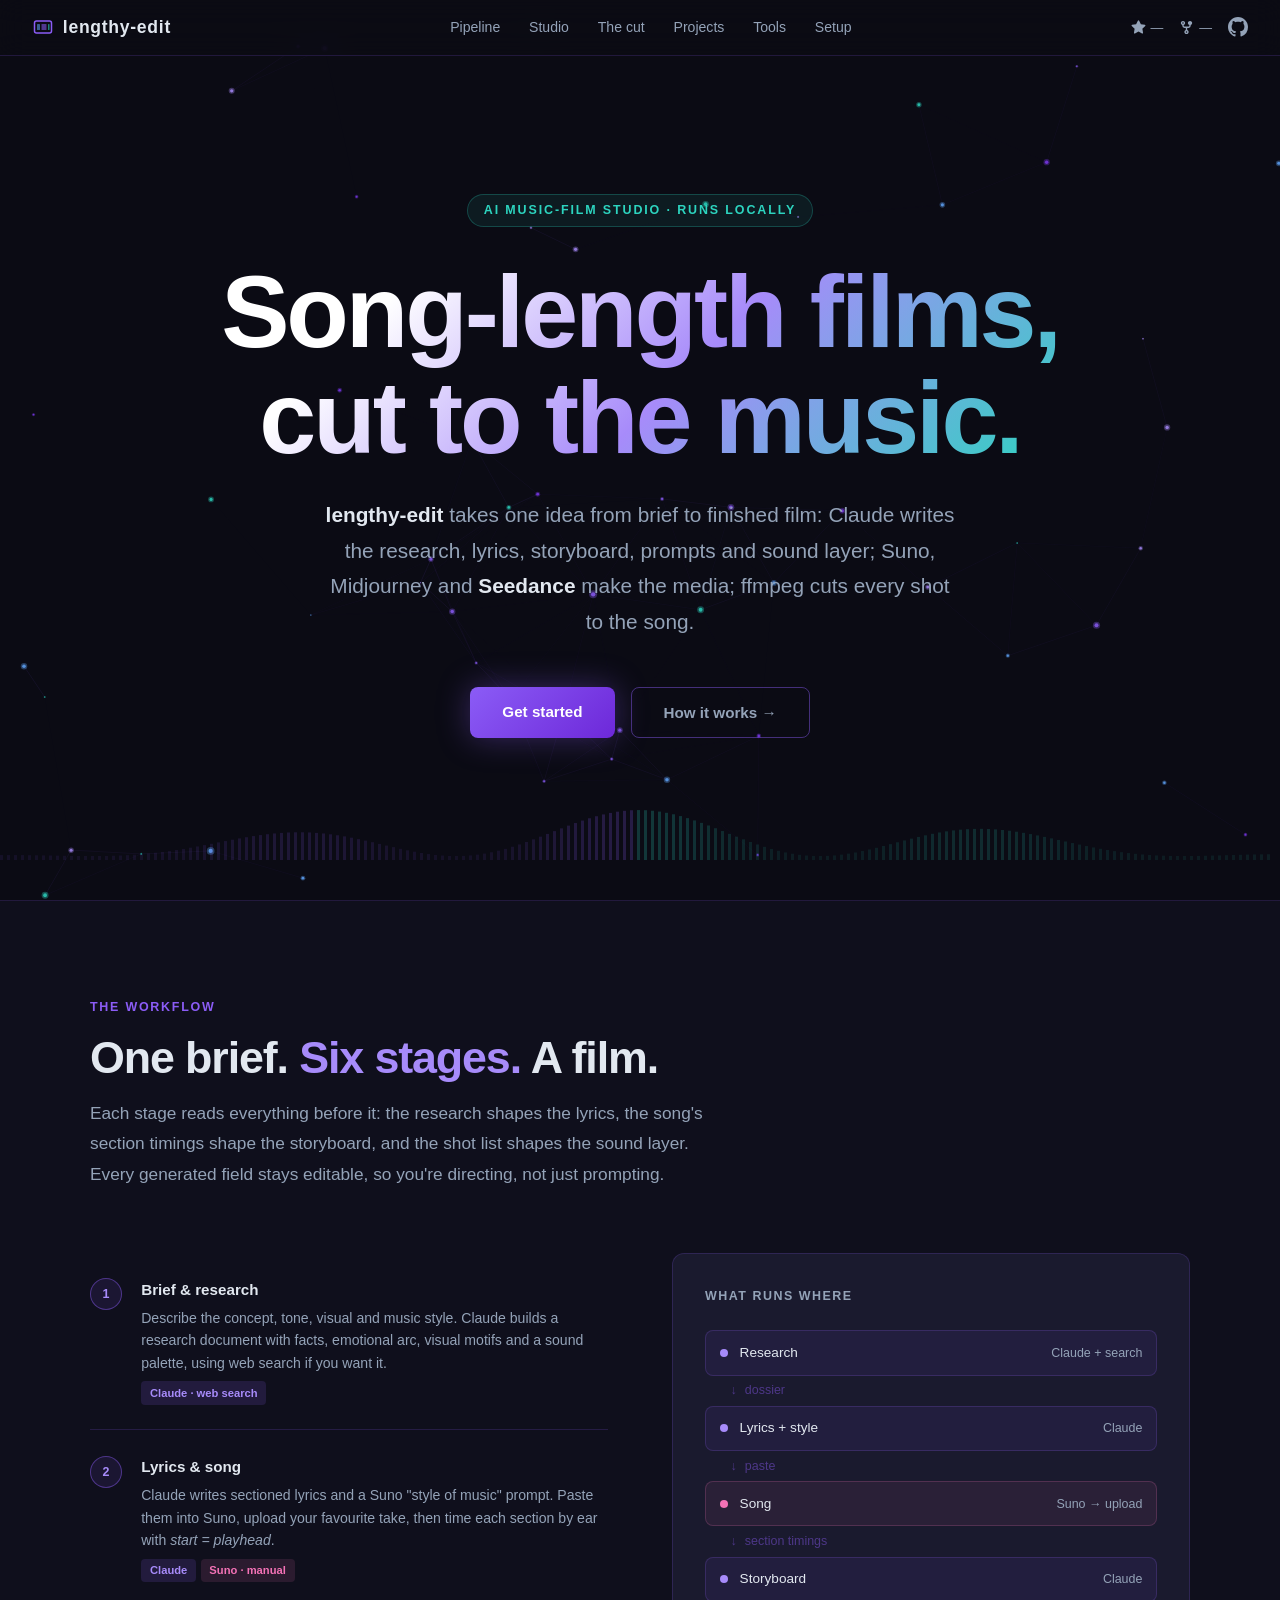
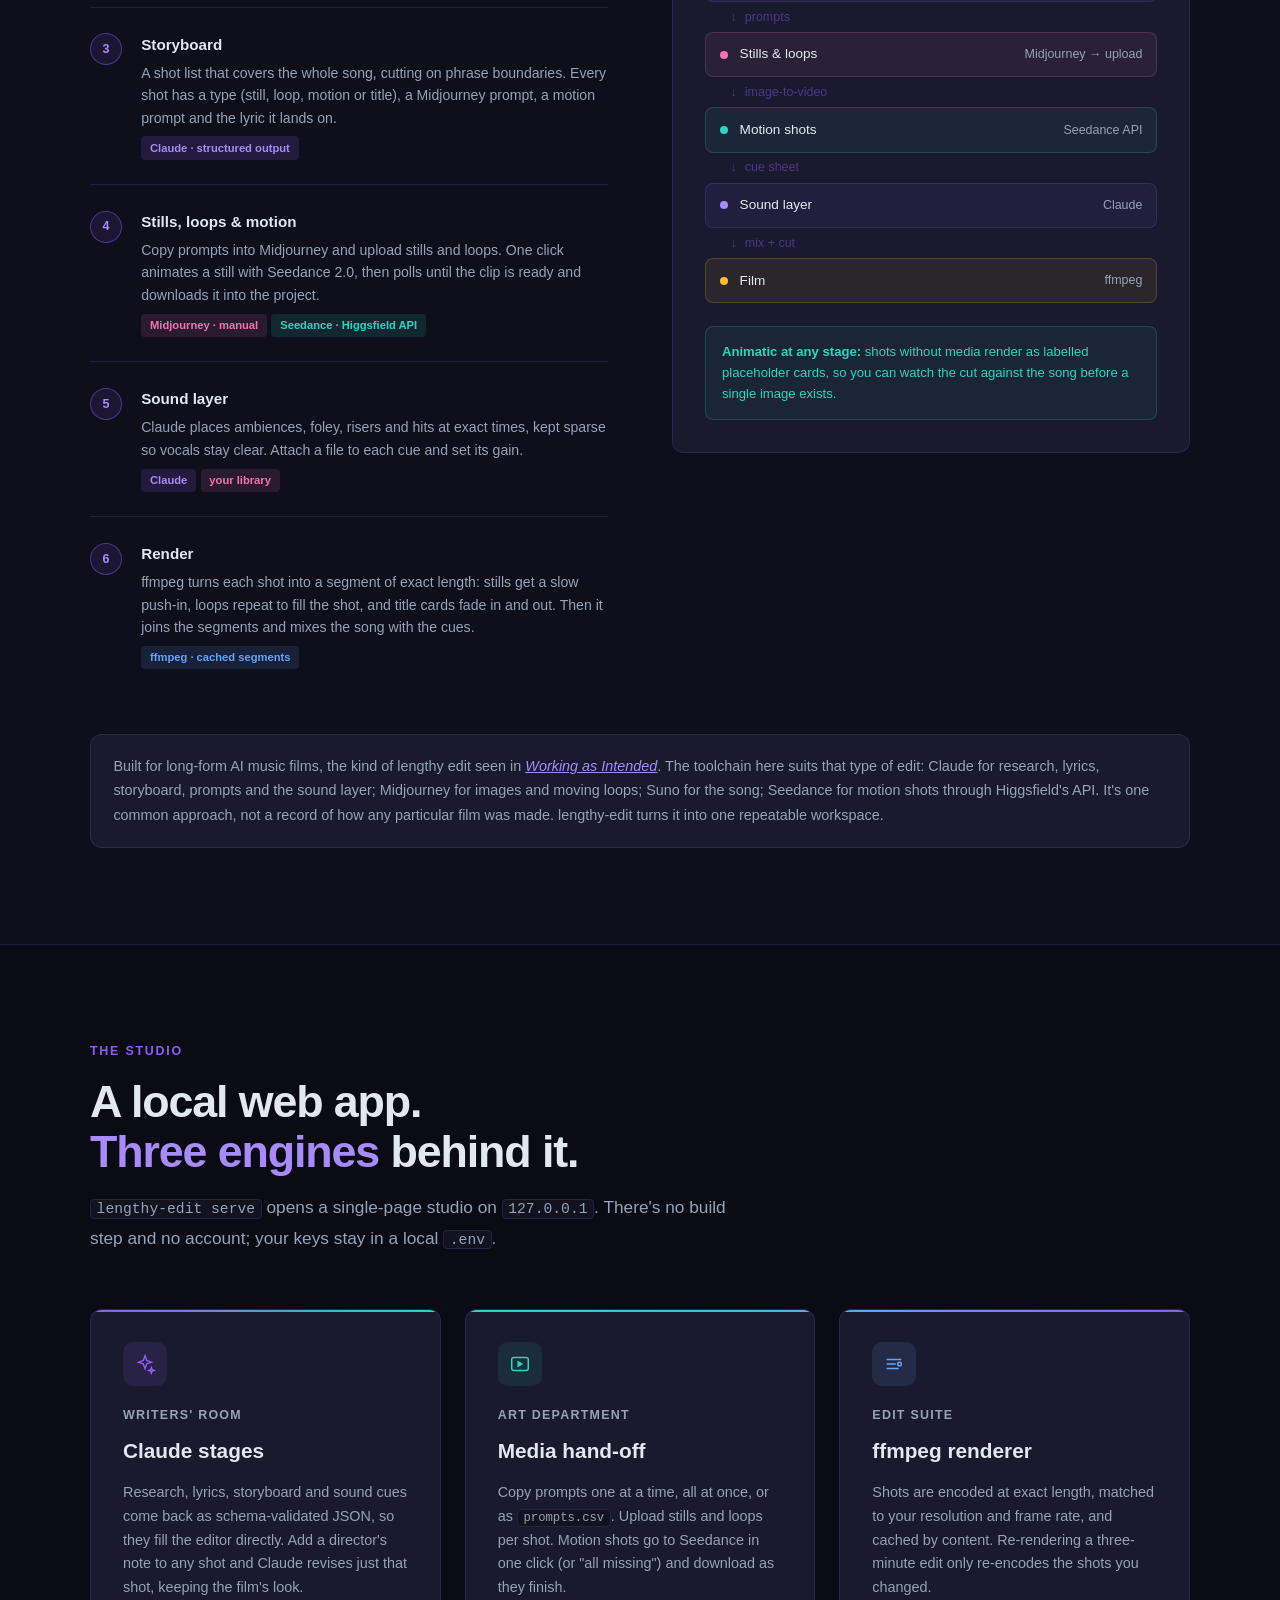
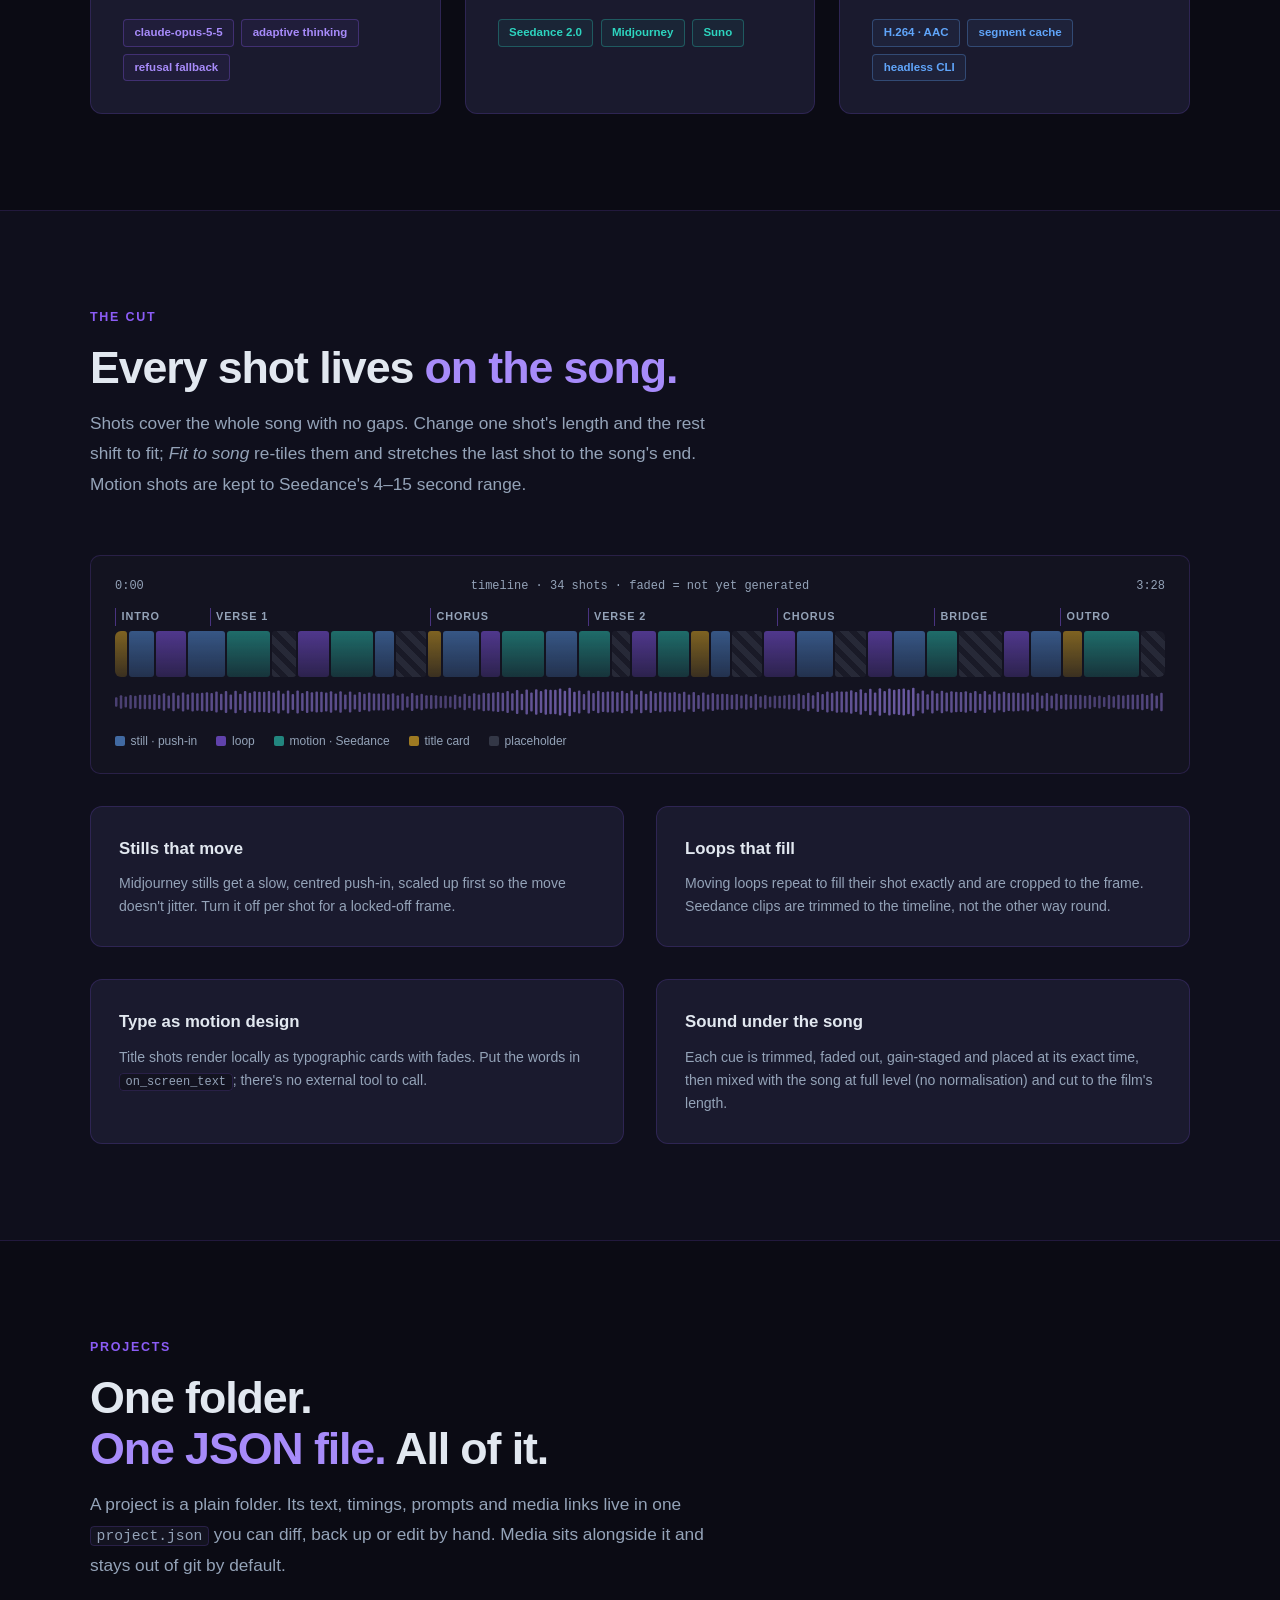
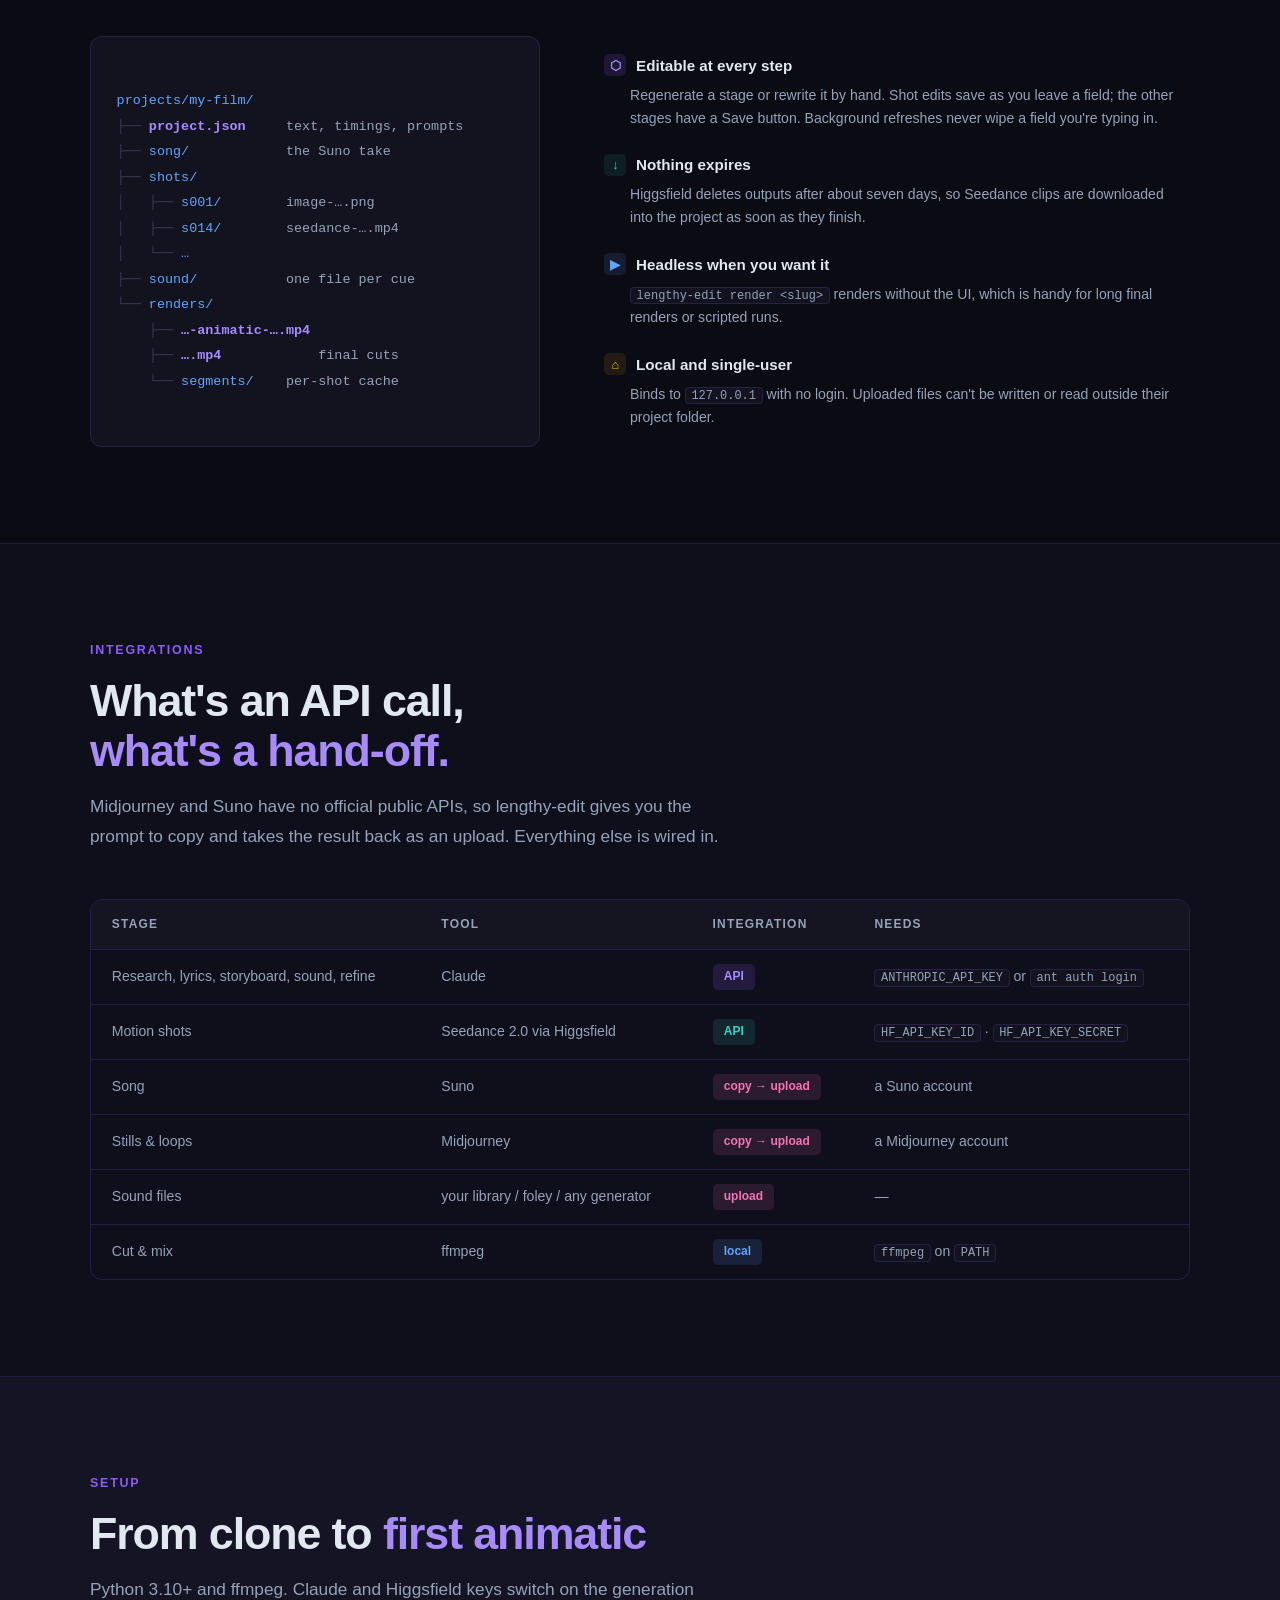
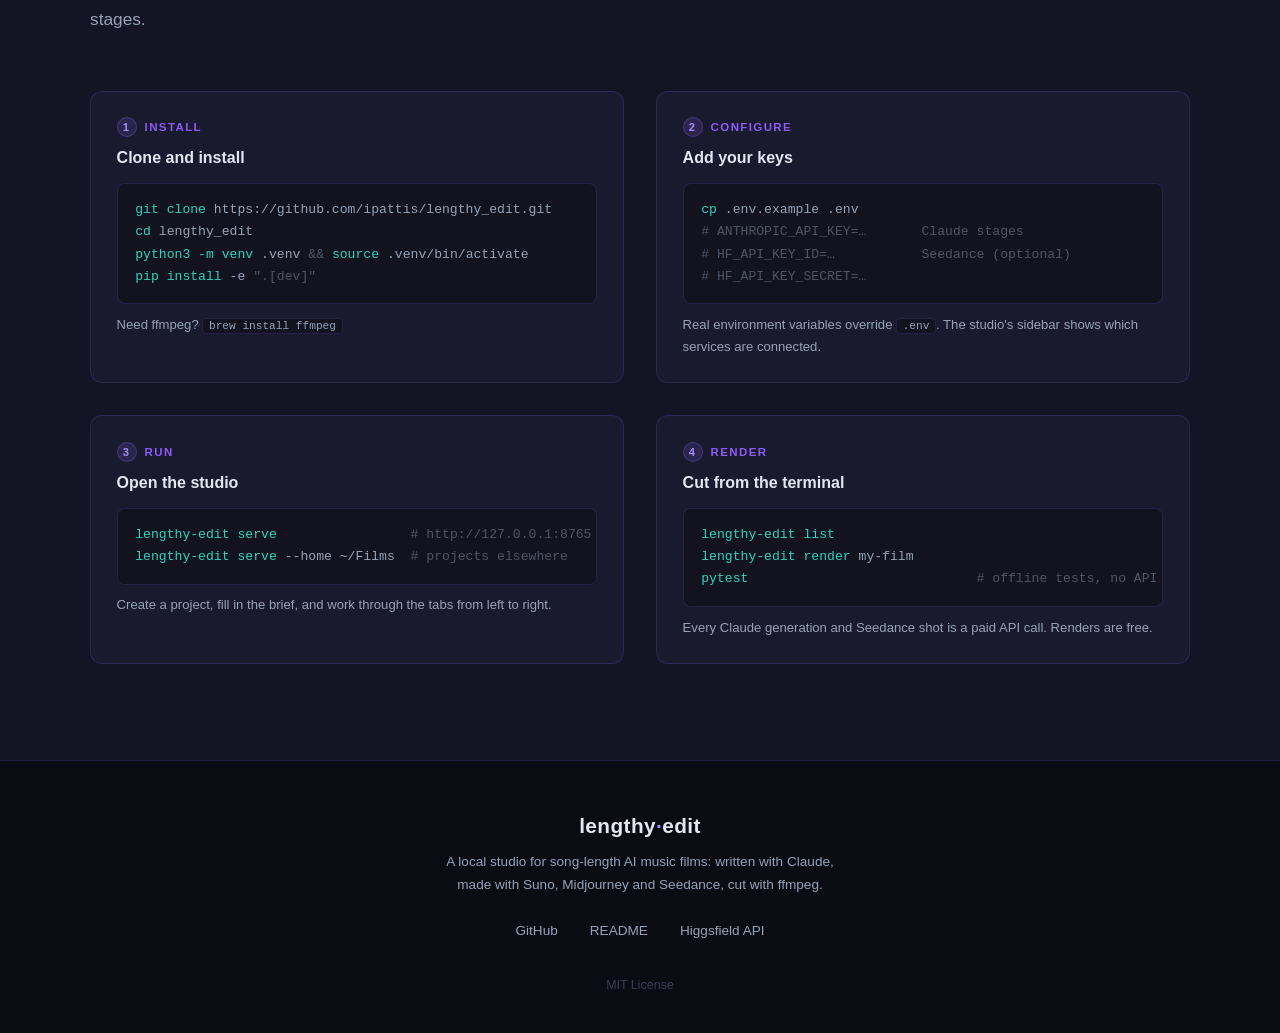
<file: docs/index.html>
<!DOCTYPE html>
<html lang="en">
<head>
<meta charset="UTF-8">
<meta name="viewport" content="width=device-width, initial-scale=1.0">
<title>lengthy-edit — AI music-film studio</title>
<meta name="description" content="A local studio for song-length AI music films: Claude for research, lyrics, storyboard, prompts and sound; Suno, Midjourney and Seedance for media; ffmpeg to cut it to the music.">
<style>

  :root {
    --bg:       #0b0b14;
    --bg-2:     #0f0f1c;
    --bg-3:     #141425;
    --surface:  #1a1a2e;
    --border:   rgba(139,92,246,0.18);
    --border-hi:rgba(139,92,246,0.45);
    --purple:   #8b5cf6;
    --violet:   #a78bfa;
    --blue:     #60a5fa;
    --teal:     #2dd4bf;
    --slate:    #94a3b8;
    --text:     #e2e8f0;
    --text-dim: #94a3b8;
    --code-bg:  #131320;
    --r:        8px;
  }
  *, *::before, *::after { box-sizing: border-box; margin: 0; padding: 0; }
  html { scroll-behavior: smooth; }
  body {
    font-family: 'Inter', -apple-system, BlinkMacSystemFont, 'Segoe UI', sans-serif;
    background: var(--bg);
    color: var(--text);
    line-height: 1.65;
    -webkit-font-smoothing: antialiased;
  }

  /* ── NAV ── */
  nav {
    position: fixed; top: 0; left: 0; right: 0; z-index: 100;
    display: flex; align-items: center; justify-content: space-between;
    padding: 0 2rem;
    height: 56px;
    background: rgba(11,11,20,0.82);
    backdrop-filter: blur(14px);
    border-bottom: 1px solid var(--border);
  }
  .nav-logo {
    font-size: 1.1rem; font-weight: 700; letter-spacing: .04em;
    color: var(--text);
    display: flex; align-items: center; gap: .55rem;
    text-decoration: none;
  }
  .nav-logo svg { flex-shrink: 0; }
  .nav-links { display: flex; gap: 1.8rem; list-style: none; }
  .nav-links a {
    color: var(--text-dim); font-size: .88rem; text-decoration: none;
    transition: color .2s;
  }
  .nav-links a:hover { color: var(--violet); }
  .nav-cta {
    font-size: .82rem; font-weight: 600; padding: .42rem 1.1rem;
    background: rgba(139,92,246,0.15); border: 1px solid var(--border-hi);
    color: var(--violet); border-radius: 6px; text-decoration: none;
    transition: background .2s, border-color .2s;
  }
  .nav-cta:hover { background: rgba(139,92,246,0.28); border-color: var(--purple); }
  .nav-right { display: flex; align-items: center; gap: 1.2rem; }
  .gh-stats  { display: flex; align-items: center; gap: 1rem; }
  .gh-stat, .gh-link {
    display: flex; align-items: center; gap: .3rem;
    color: var(--text-dim); text-decoration: none;
    transition: color .25s;
  }
  .gh-stat:hover, .gh-link:hover { color: var(--text); }
  .gh-stat svg { width: 15px; height: 15px; }
  .gh-link svg { width: 20px; height: 20px; }
  .gh-stat span { font-size: .8rem; font-weight: 500; }

  /* ── HERO ── */
  #hero {
    position: relative; min-height: 100vh;
    display: flex; flex-direction: column; align-items: center; justify-content: center;
    text-align: center; padding: 7rem 1.5rem 5rem;
    overflow: hidden;
  }
  #hero-canvas {
    position: absolute; inset: 0; width: 100%; height: 100%;
    pointer-events: none; z-index: 0;
  }
  .hero-label {
    position: relative; z-index: 1;
    font-size: .78rem; font-weight: 600; letter-spacing: .15em; text-transform: uppercase;
    color: var(--teal);
    background: rgba(45,212,191,0.08); border: 1px solid rgba(45,212,191,0.25);
    border-radius: 100px; padding: .32rem 1rem; display: inline-block; margin-bottom: 2rem;
  }
  .hero-title {
    position: relative; z-index: 1;
    font-size: clamp(3rem, 8vw, 6.5rem);
    font-weight: 800; line-height: 1.04; letter-spacing: -.03em;
    background: linear-gradient(135deg, #fff 20%, var(--violet) 55%, var(--teal) 100%);
    -webkit-background-clip: text; -webkit-text-fill-color: transparent;
    background-clip: text;
    margin-bottom: 1.6rem;
  }
  .hero-title em { font-style: normal; }
  .hero-sub {
    position: relative; z-index: 1;
    font-size: clamp(1rem, 2.5vw, 1.3rem); font-weight: 400;
    color: var(--slate); max-width: 640px; margin: 0 auto 3rem;
    line-height: 1.7;
  }
  .hero-sub strong { color: var(--text); font-weight: 600; }
  .hero-actions {
    position: relative; z-index: 1;
    display: flex; gap: 1rem; flex-wrap: wrap; justify-content: center;
  }
  .btn-primary {
    padding: .75rem 2rem; font-size: .95rem; font-weight: 600;
    background: linear-gradient(135deg, var(--purple), #6d28d9);
    color: #fff; border-radius: var(--r); text-decoration: none;
    box-shadow: 0 0 32px rgba(139,92,246,0.35);
    transition: box-shadow .2s, transform .15s;
  }
  .btn-primary:hover { box-shadow: 0 0 48px rgba(139,92,246,0.55); transform: translateY(-1px); }
  .btn-secondary {
    padding: .75rem 2rem; font-size: .95rem; font-weight: 600;
    color: var(--text-dim); border: 1px solid var(--border-hi);
    border-radius: var(--r); text-decoration: none; background: transparent;
    transition: color .2s, border-color .2s, background .2s;
  }
  .btn-secondary:hover { color: var(--text); border-color: var(--violet); background: rgba(139,92,246,0.08); }

  /* ── SHARED SECTION ── */
  section { padding: 6rem 1.5rem; }
  .container { max-width: 1100px; margin: 0 auto; }
  .section-label {
    font-size: .78rem; font-weight: 600; letter-spacing: .14em; text-transform: uppercase;
    color: var(--purple); margin-bottom: .9rem;
  }
  .section-title {
    font-size: clamp(1.8rem, 4vw, 2.8rem); font-weight: 800;
    line-height: 1.12; letter-spacing: -.025em; color: var(--text);
    margin-bottom: 1rem;
  }
  .section-title .accent { color: var(--violet); }
  .section-body {
    font-size: 1.08rem; color: var(--text-dim); max-width: 640px; line-height: 1.75;
  }
  .divider { border: none; border-top: 1px solid var(--border); margin: 0; }

  /* ── LOOP SECTION ── */
  #pipeline { background: var(--bg-2); }
  .loop-grid {
    display: grid; grid-template-columns: 1fr 1fr;
    gap: 4rem; align-items: start; margin-top: 4rem;
  }
  @media (max-width: 768px) { .loop-grid { grid-template-columns: 1fr; } }
  .loop-steps { display: flex; flex-direction: column; gap: 0; }
  .loop-step {
    display: flex; gap: 1.2rem; padding: 1.5rem 0;
    border-bottom: 1px solid var(--border);
    position: relative;
  }
  .loop-step:last-child { border-bottom: none; }
  .step-num {
    flex-shrink: 0; width: 32px; height: 32px;
    border-radius: 50%; border: 1px solid var(--border-hi);
    display: flex; align-items: center; justify-content: center;
    font-size: .78rem; font-weight: 700; color: var(--violet);
    background: rgba(139,92,246,0.1); margin-top: .1rem;
  }
  .step-content h4 {
    font-size: .95rem; font-weight: 700; color: var(--text); margin-bottom: .3rem;
  }
  .step-content p { font-size: .88rem; color: var(--text-dim); line-height: 1.6; }
  .step-tag {
    display: inline-block; font-size: .7rem; font-weight: 600;
    padding: .15rem .55rem; border-radius: 4px; margin-top: .45rem;
  }
  .tag-purple { background: rgba(139,92,246,0.15); color: var(--violet); }
  .tag-teal   { background: rgba(45,212,191,0.12);  color: var(--teal); }
  .tag-blue   { background: rgba(96,165,250,0.12);  color: var(--blue); }

  /* loop diagram */
  .loop-diagram {
    background: var(--surface);
    border: 1px solid var(--border);
    border-radius: 12px; padding: 2rem;
    position: sticky; top: 72px;
  }
  .loop-diagram h4 {
    font-size: .78rem; font-weight: 600; letter-spacing: .12em; text-transform: uppercase;
    color: var(--text-dim); margin-bottom: 1.5rem;
  }
  .ld-flow {
    display: flex; flex-direction: column; gap: .3rem;
    font-size: .85rem;
  }
  .ld-node {
    display: flex; align-items: center; gap: .75rem;
    padding: .65rem .85rem; border-radius: 8px;
  }
  .ld-node.phase-rollout { background: rgba(96,165,250,0.08); border: 1px solid rgba(96,165,250,0.2); }
  .ld-node.phase-wiki    { background: rgba(139,92,246,0.08); border: 1px solid rgba(139,92,246,0.2); }
  .ld-node.phase-skill   { background: rgba(45,212,191,0.07); border: 1px solid rgba(45,212,191,0.2); }
  .ld-node.phase-gate    { background: rgba(251,191,36,0.07);  border: 1px solid rgba(251,191,36,0.2); }
  .ld-dot {
    width: 8px; height: 8px; border-radius: 50%; flex-shrink: 0;
  }
  .ld-node.phase-rollout .ld-dot { background: var(--blue); }
  .ld-node.phase-wiki    .ld-dot { background: var(--violet); }
  .ld-node.phase-skill   .ld-dot { background: var(--teal); }
  .ld-node.phase-gate    .ld-dot { background: #fbbf24; }
  .ld-node span { color: var(--text); flex: 1; }
  .ld-node small { color: var(--text-dim); font-size: .78rem; }
  .ld-arrow {
    padding-left: 1.6rem; color: var(--border-hi); font-size: .78rem;
    display: flex; align-items: center; gap: .5rem;
  }
  .ld-arrow::before { content: '↓'; }
  .invariant-box {
    margin-top: 1.4rem; padding: .9rem 1rem;
    background: rgba(45,212,191,0.06); border: 1px solid rgba(45,212,191,0.2);
    border-radius: 8px; font-size: .82rem; color: var(--teal); line-height: 1.6;
  }
  .invariant-box strong { color: var(--teal); }

  /* ── ARCHITECTURE ── */
  #studio { background: var(--bg); }
  .arch-grid {
    display: grid; grid-template-columns: repeat(3, 1fr);
    gap: 1.5rem; margin-top: 3.5rem;
  }
  @media (max-width: 900px) { .arch-grid { grid-template-columns: 1fr; } }
  .arch-card {
    background: var(--surface); border: 1px solid var(--border);
    border-radius: 12px; padding: 2rem;
    transition: border-color .25s, transform .2s, box-shadow .2s;
    position: relative; overflow: hidden;
  }
  .arch-card:hover {
    border-color: var(--border-hi); transform: translateY(-3px);
    box-shadow: 0 12px 40px rgba(0,0,0,.35);
  }
  .arch-card::before {
    content: ''; position: absolute; top: 0; left: 0; right: 0; height: 2px;
  }
  .arch-card.card-daemon::before  { background: linear-gradient(90deg, var(--blue), var(--purple)); }
  .arch-card.card-core::before   { background: linear-gradient(90deg, var(--purple), var(--teal)); }
  .arch-card.card-cockpit::before { background: linear-gradient(90deg, var(--teal), var(--blue)); }
  .arch-icon {
    width: 44px; height: 44px; border-radius: 10px; margin-bottom: 1.2rem;
    display: flex; align-items: center; justify-content: center;
  }
  .icon-blue   { background: rgba(96,165,250,0.12);  color: var(--blue); }
  .icon-purple { background: rgba(139,92,246,0.12); color: var(--purple); }
  .icon-teal   { background: rgba(45,212,191,0.1);  color: var(--teal); }
  .arch-name { font-size: .78rem; font-weight: 600; letter-spacing: .1em; text-transform: uppercase; color: var(--text-dim); margin-bottom: .5rem; }
  .arch-title { font-size: 1.3rem; font-weight: 700; color: var(--text); margin-bottom: .8rem; }
  .arch-desc { font-size: .9rem; color: var(--text-dim); line-height: 1.65; }
  .arch-tags { display: flex; flex-wrap: wrap; gap: .45rem; margin-top: 1.2rem; }
  .arch-tag {
    font-size: .72rem; font-weight: 600; padding: .2rem .65rem;
    border-radius: 4px; border: 1px solid;
  }
  .arch-tag.blue   { color: var(--blue);   border-color: rgba(96,165,250,0.3);  background: rgba(96,165,250,0.06);  }
  .arch-tag.purple { color: var(--violet); border-color: rgba(139,92,246,0.3); background: rgba(139,92,246,0.06); }
  .arch-tag.teal   { color: var(--teal);   border-color: rgba(45,212,191,0.3);  background: rgba(45,212,191,0.06);  }

  /* ── SKILLS ── */
  #cut { background: var(--bg-2); }
  .skills-grid {
    display: grid; grid-template-columns: 1fr 1fr;
    gap: 2rem; margin-top: 3.5rem;
  }
  @media (max-width: 768px) { .skills-grid { grid-template-columns: 1fr; } }
  .skill-card {
    background: var(--surface); border: 1px solid var(--border);
    border-radius: 12px; padding: 1.75rem;
  }
  .skill-card h3 { font-size: 1.05rem; font-weight: 700; color: var(--text); margin-bottom: .6rem; }
  .skill-card p { font-size: .88rem; color: var(--text-dim); line-height: 1.65; }
  .metric-row {
    display: flex; gap: 1rem; margin-top: 1.2rem; flex-wrap: wrap;
  }
  .metric {
    flex: 1; min-width: 100px; background: var(--bg-3);
    border: 1px solid var(--border); border-radius: 8px;
    padding: .9rem 1rem; text-align: center;
  }
  .metric-val {
    font-size: 1.5rem; font-weight: 800; color: var(--violet);
    display: block; margin-bottom: .2rem;
  }
  .metric-lbl { font-size: .75rem; color: var(--text-dim); }

  /* impact entry */
  .impact-entry {
    background: var(--code-bg); border: 1px solid var(--border);
    border-radius: 10px; padding: 1.3rem 1.5rem; font-size: .83rem;
    font-family: 'JetBrains Mono', 'Fira Code', 'Cascadia Code', monospace;
    color: var(--text-dim); line-height: 1.8;
    grid-column: 1 / -1;
  }
  .impact-entry .kw  { color: var(--violet); }
  .impact-entry .ok  { color: var(--teal); }
  .impact-entry .bad { color: #f87171; }
  .impact-entry .num { color: var(--blue); }
  .impact-entry .cmt { color: #4c5566; }

  /* ── VAULT ── */
  #project { background: var(--bg); }
  .vault-grid {
    display: grid; grid-template-columns: 1fr 1.3fr;
    gap: 4rem; align-items: center; margin-top: 3.5rem;
  }
  @media (max-width: 768px) { .vault-grid { grid-template-columns: 1fr; } }
  .vault-tree {
    font-family: 'JetBrains Mono', 'Fira Code', monospace;
    font-size: .84rem; line-height: 1.9;
    background: var(--code-bg); border: 1px solid var(--border);
    border-radius: 12px; padding: 1.6rem;
    color: var(--text-dim);
  }
  .vault-tree .dir  { color: var(--blue); }
  .vault-tree .file { color: var(--text-dim); }
  .vault-tree .hl   { color: var(--violet); font-weight: 700; }
  .vault-tree .dim  { color: #3a3a55; }
  .vault-features { display: flex; flex-direction: column; gap: 1.4rem; }
  .vault-feature h4 {
    font-size: .95rem; font-weight: 700; color: var(--text); margin-bottom: .35rem;
    display: flex; align-items: center; gap: .6rem;
  }
  .vault-feature p { font-size: .88rem; color: var(--text-dim); line-height: 1.65; padding-left: 1.6rem; }
  .feat-icon {
    width: 22px; height: 22px; border-radius: 5px;
    display: inline-flex; align-items: center; justify-content: center;
    font-size: .8rem;
  }

  /* ── PROVIDERS ── */
  #tools { background: var(--bg-2); }
  .providers-table-wrap {
    overflow-x: auto; margin-top: 3rem;
    border: 1px solid var(--border); border-radius: 12px;
  }
  table {
    width: 100%; border-collapse: collapse; font-size: .88rem;
  }
  thead th {
    padding: .9rem 1.3rem; text-align: left;
    font-size: .75rem; font-weight: 600; letter-spacing: .1em; text-transform: uppercase;
    color: var(--text-dim); background: rgba(255,255,255,.025);
    border-bottom: 1px solid var(--border);
  }
  tbody td {
    padding: .85rem 1.3rem;
    border-bottom: 1px solid var(--border);
    color: var(--text-dim); vertical-align: middle;
  }
  tbody tr:last-child td { border-bottom: none; }
  tbody tr:hover td { background: rgba(255,255,255,.018); }
  .role-badge {
    display: inline-block; font-size: .75rem; font-weight: 600;
    padding: .22rem .7rem; border-radius: 5px;
  }

  /* ── QUICKSTART ── */
  #quickstart { background: var(--bg-3); }
  .qs-steps {
    display: grid; grid-template-columns: repeat(2, 1fr);
    gap: 2rem; margin-top: 3.5rem;
  }
  @media (max-width: 768px) { .qs-steps { grid-template-columns: 1fr; } }
  .qs-step {
    background: var(--surface); border: 1px solid var(--border);
    border-radius: 12px; padding: 1.6rem;
  }
  .qs-num {
    font-size: .72rem; font-weight: 700; letter-spacing: .12em;
    color: var(--purple); text-transform: uppercase; margin-bottom: .5rem;
    display: flex; align-items: center; gap: .5rem;
  }
  .qs-num::before {
    content: attr(data-n);
    width: 20px; height: 20px; border-radius: 50%;
    background: rgba(139,92,246,0.15); border: 1px solid rgba(139,92,246,0.3);
    display: flex; align-items: center; justify-content: center;
    font-size: .7rem; font-weight: 800; color: var(--violet);
    flex-shrink: 0;
  }
  .qs-step h4 { font-size: 1rem; font-weight: 700; color: var(--text); margin-bottom: .6rem; }
  pre {
    background: var(--code-bg); border: 1px solid var(--border);
    border-radius: 8px; padding: .95rem 1.1rem; overflow-x: auto;
    font-size: .82rem;
    font-family: 'JetBrains Mono', 'Fira Code', monospace;
    line-height: 1.7; color: var(--slate); margin-top: .7rem;
  }
  pre .cmd { color: var(--teal); }
  pre .cmt { color: #4c5566; }
  .qs-note { font-size: .82rem; color: var(--text-dim); margin-top: .6rem; line-height: 1.6; }

  /* ── FOOTER ── */
  footer {
    background: var(--bg); border-top: 1px solid var(--border);
    padding: 3rem 1.5rem 2.5rem;
    text-align: center;
  }
  .footer-logo { font-size: 1.3rem; font-weight: 800; letter-spacing: .02em; margin-bottom: .5rem; }
  .footer-logo .g { color: var(--violet); }
  .footer-sub { font-size: .85rem; color: var(--text-dim); max-width: 400px; margin: 0 auto 1.5rem; line-height: 1.65; }
  .footer-links { display: flex; justify-content: center; gap: 2rem; flex-wrap: wrap; }
  .footer-links a { font-size: .85rem; color: var(--text-dim); text-decoration: none; transition: color .2s; }
  .footer-links a:hover { color: var(--violet); }
  .footer-copy { font-size: .78rem; color: #3a3a55; margin-top: 2rem; }
  /* ── lengthy-edit additions ── */
  .vault-tree { white-space: pre; overflow-x: auto; }
  .qs-step { min-width: 0; }
  code {
    font-family: 'JetBrains Mono', 'Fira Code', monospace; font-size: .85em;
    background: var(--code-bg); border: 1px solid var(--border); border-radius: 4px; padding: .05rem .35rem;
  }
  .tag-amber { background: rgba(251,191,36,0.12); color: #fbbf24; }
  .tag-rose  { background: rgba(244,114,182,0.12); color: #f472b6; }
  .ld-node.phase-manual .ld-dot { background: #f472b6; }
  .ld-node.phase-manual { background: rgba(244,114,182,0.07); border: 1px solid rgba(244,114,182,0.2); }

  /* timeline strip in #cut */
  .tl-wrap {
    grid-column: 1 / -1; background: var(--code-bg); border: 1px solid var(--border);
    border-radius: 10px; padding: 1.3rem 1.5rem;
  }
  .tl-head { display: flex; justify-content: space-between; font-size: .75rem; color: var(--text-dim);
    font-family: 'JetBrains Mono', 'Fira Code', monospace; margin-bottom: .7rem; }
  .tl-secs { position: relative; height: 18px; margin-bottom: .35rem; }
  .tl-secs span { position: absolute; top: 0; font-size: .68rem; font-weight: 600; letter-spacing: .08em;
    text-transform: uppercase; color: var(--text-dim); border-left: 1px solid var(--border-hi); padding-left: .35rem; }
  .tl { display: flex; height: 46px; border-radius: 6px; overflow: hidden; gap: 2px; }
  .tl i { display: block; height: 100%; border-radius: 3px; opacity: .85; }
  .tl i.still  { background: linear-gradient(180deg, rgba(96,165,250,.55), rgba(96,165,250,.25)); }
  .tl i.loop   { background: linear-gradient(180deg, rgba(139,92,246,.6), rgba(139,92,246,.25)); }
  .tl i.motion { background: linear-gradient(180deg, rgba(45,212,191,.55), rgba(45,212,191,.2)); }
  .tl i.title  { background: linear-gradient(180deg, rgba(251,191,36,.55), rgba(251,191,36,.2)); }
  .tl i.ph     { background: repeating-linear-gradient(45deg, rgba(148,163,184,.18) 0 6px, rgba(148,163,184,.06) 6px 12px); }
  .tl-wave { height: 34px; margin-top: .5rem; width: 100%; display: block; }
  .tl-legend { display: flex; gap: 1.2rem; flex-wrap: wrap; margin-top: .8rem; font-size: .75rem; color: var(--text-dim); }
  .tl-legend b { display: inline-block; width: 10px; height: 10px; border-radius: 2px; margin-right: .35rem; vertical-align: -1px; }

  .ref-card { margin-top: 2.5rem; display: flex; gap: 1.5rem; align-items: center; flex-wrap: wrap;
    background: var(--surface); border: 1px solid var(--border); border-radius: 12px; padding: 1.2rem 1.4rem; }
  .ref-card img { width: 320px; max-width: 100%; border-radius: 8px; border: 1px solid var(--border); }
  .ref-card p { flex: 1; min-width: 240px; font-size: .9rem; color: var(--text-dim); line-height: 1.7; }
  .ref-card a { color: var(--violet); }
  @media (max-width: 860px) { .nav-links { display: none; } }
</style>
</head>
<body>

<!-- ── NAV ── -->
<nav>
  <a class="nav-logo" href="#">
    <svg width="22" height="22" viewBox="0 0 22 22" fill="none" aria-hidden="true">
      <rect x="2.5" y="5" width="17" height="12" rx="2" stroke="#8b5cf6" stroke-width="1.5"/>
      <rect x="5" y="8" width="3" height="6" rx=".6" fill="rgba(96,165,250,0.55)"/>
      <rect x="9.5" y="8" width="5" height="6" rx=".6" fill="rgba(139,92,246,0.55)"/>
      <rect x="16" y="8" width="1.5" height="6" rx=".6" fill="rgba(45,212,191,0.6)"/>
    </svg>
    lengthy-edit
  </a>
  <ul class="nav-links">
    <li><a href="#pipeline">Pipeline</a></li>
    <li><a href="#studio">Studio</a></li>
    <li><a href="#cut">The cut</a></li>
    <li><a href="#project">Projects</a></li>
    <li><a href="#tools">Tools</a></li>
    <li><a href="#quickstart">Setup</a></li>
  </ul>
  <div class="nav-right">
    <div class="gh-stats">
      <a class="gh-stat" href="https://github.com/ipattis/lengthy_edit/stargazers" target="_blank" rel="noopener noreferrer" aria-label="GitHub stars">
        <svg viewBox="0 0 16 16" fill="currentColor" aria-hidden="true"><path d="M8 .25a.75.75 0 01.673.418l1.882 3.815 4.21.612a.75.75 0 01.416 1.279l-3.046 2.97.719 4.192a.75.75 0 01-1.088.791L8 12.347l-3.766 1.98a.75.75 0 01-1.088-.79l.72-4.194L.818 6.374a.75.75 0 01.416-1.28l4.21-.611L7.327.668A.75.75 0 018 .25z"/></svg>
        <span id="star-count">—</span>
      </a>
      <a class="gh-stat" href="https://github.com/ipattis/lengthy_edit/fork" target="_blank" rel="noopener noreferrer" aria-label="GitHub forks">
        <svg viewBox="0 0 16 16" fill="currentColor" aria-hidden="true"><path d="M5 3.25a.75.75 0 11-1.5 0 .75.75 0 011.5 0zm0 2.122a2.25 2.25 0 10-1.5 0v.878A2.25 2.25 0 005.75 8.5h1.5v2.128a2.251 2.251 0 101.5 0V8.5h1.5a2.25 2.25 0 002.25-2.25v-.878a2.25 2.25 0 10-1.5 0v.878a.75.75 0 01-.75.75h-4.5A.75.75 0 015 6.25v-.878zm3.75 7.378a.75.75 0 11-1.5 0 .75.75 0 011.5 0zm3-8.75a.75.75 0 100-1.5.75.75 0 000 1.5z"/></svg>
        <span id="fork-count">—</span>
      </a>
      <a class="gh-link" href="https://github.com/ipattis/lengthy_edit" target="_blank" rel="noopener noreferrer" aria-label="GitHub repository">
        <svg viewBox="0 0 16 16" fill="currentColor" aria-hidden="true"><path d="M8 0C3.58 0 0 3.58 0 8c0 3.54 2.29 6.53 5.47 7.59.4.07.55-.17.55-.38 0-.19-.01-.82-.01-1.49-2.01.37-2.53-.49-2.69-.94-.09-.23-.48-.94-.82-1.13-.28-.15-.68-.52-.01-.53.63-.01 1.08.58 1.23.82.72 1.21 1.87.87 2.33.66.07-.52.28-.87.51-1.07-1.78-.2-3.64-.89-3.64-3.95 0-.87.31-1.59.82-2.15-.08-.2-.36-1.02.08-2.12 0 0 .67-.21 2.2.82.64-.18 1.32-.27 2-.27.68 0 1.36.09 2 .27 1.53-1.04 2.2-.82 2.2-.82.44 1.1.16 1.92.08 2.12.51.56.82 1.27.82 2.15 0 3.07-1.87 3.75-3.65 3.95.29.25.54.73.54 1.48 0 1.07-.01 1.93-.01 2.2 0 .21.15.46.55.38A8.013 8.013 0 0016 8c0-4.42-3.58-8-8-8z"/></svg>
      </a>
    </div>
  </div>
</nav>

<!-- ── HERO ── -->
<section id="hero">
  <canvas id="hero-canvas"></canvas>
  <span class="hero-label">AI music-film studio · runs locally</span>
  <h1 class="hero-title">Song-length films,<br>cut to the music.</h1>
  <p class="hero-sub">
    <strong>lengthy-edit</strong> takes one idea from brief to finished film:
    Claude writes the research, lyrics, storyboard, prompts and sound layer; Suno, Midjourney and
    <strong>Seedance</strong> make the media; ffmpeg cuts every shot to the song.
  </p>
  <div class="hero-actions">
    <a class="btn-primary" href="#quickstart">Get started</a>
    <a class="btn-secondary" href="#pipeline">How it works →</a>
  </div>
</section>

<hr class="divider">

<!-- ── PIPELINE ── -->
<section id="pipeline">
  <div class="container">
    <div class="section-label">The workflow</div>
    <h2 class="section-title">One brief. <span class="accent">Six stages.</span> A film.</h2>
    <p class="section-body">
      Each stage reads everything before it: the research shapes the lyrics, the song's
      section timings shape the storyboard, and the shot list shapes the sound layer.
      Every generated field stays editable, so you're directing, not just prompting.
    </p>

    <div class="loop-grid">
      <div class="loop-steps">
        <div class="loop-step">
          <div class="step-num">1</div>
          <div class="step-content">
            <h4>Brief &amp; research</h4>
            <p>Describe the concept, tone, visual and music style. Claude builds a research document with facts, emotional arc, visual motifs and a sound palette, using web search if you want it.</p>
            <span class="step-tag tag-purple">Claude · web search</span>
          </div>
        </div>
        <div class="loop-step">
          <div class="step-num">2</div>
          <div class="step-content">
            <h4>Lyrics &amp; song</h4>
            <p>Claude writes sectioned lyrics and a Suno "style of music" prompt. Paste them into Suno, upload your favourite take, then time each section by ear with <em>start = playhead</em>.</p>
            <span class="step-tag tag-purple">Claude</span> <span class="step-tag tag-rose">Suno · manual</span>
          </div>
        </div>
        <div class="loop-step">
          <div class="step-num">3</div>
          <div class="step-content">
            <h4>Storyboard</h4>
            <p>A shot list that covers the whole song, cutting on phrase boundaries. Every shot has a type (still, loop, motion or title), a Midjourney prompt, a motion prompt and the lyric it lands on.</p>
            <span class="step-tag tag-purple">Claude · structured output</span>
          </div>
        </div>
        <div class="loop-step">
          <div class="step-num">4</div>
          <div class="step-content">
            <h4>Stills, loops &amp; motion</h4>
            <p>Copy prompts into Midjourney and upload stills and loops. One click animates a still with Seedance 2.0, then polls until the clip is ready and downloads it into the project.</p>
            <span class="step-tag tag-rose">Midjourney · manual</span> <span class="step-tag tag-teal">Seedance · Higgsfield API</span>
          </div>
        </div>
        <div class="loop-step">
          <div class="step-num">5</div>
          <div class="step-content">
            <h4>Sound layer</h4>
            <p>Claude places ambiences, foley, risers and hits at exact times, kept sparse so vocals stay clear. Attach a file to each cue and set its gain.</p>
            <span class="step-tag tag-purple">Claude</span> <span class="step-tag tag-rose">your library</span>
          </div>
        </div>
        <div class="loop-step">
          <div class="step-num">6</div>
          <div class="step-content">
            <h4>Render</h4>
            <p>ffmpeg turns each shot into a segment of exact length: stills get a slow push-in, loops repeat to fill the shot, and title cards fade in and out. Then it joins the segments and mixes the song with the cues.</p>
            <span class="step-tag tag-blue">ffmpeg · cached segments</span>
          </div>
        </div>
      </div>

      <div class="loop-diagram">
        <h4>What runs where</h4>
        <div class="ld-flow">
          <div class="ld-node phase-wiki"><div class="ld-dot"></div><span>Research</span><small>Claude + search</small></div>
          <div class="ld-arrow">dossier</div>
          <div class="ld-node phase-wiki"><div class="ld-dot"></div><span>Lyrics + style</span><small>Claude</small></div>
          <div class="ld-arrow">paste</div>
          <div class="ld-node phase-manual"><div class="ld-dot"></div><span>Song</span><small>Suno → upload</small></div>
          <div class="ld-arrow">section timings</div>
          <div class="ld-node phase-wiki"><div class="ld-dot"></div><span>Storyboard</span><small>Claude</small></div>
          <div class="ld-arrow">prompts</div>
          <div class="ld-node phase-manual"><div class="ld-dot"></div><span>Stills &amp; loops</span><small>Midjourney → upload</small></div>
          <div class="ld-arrow">image-to-video</div>
          <div class="ld-node phase-skill"><div class="ld-dot"></div><span>Motion shots</span><small>Seedance API</small></div>
          <div class="ld-arrow">cue sheet</div>
          <div class="ld-node phase-wiki"><div class="ld-dot"></div><span>Sound layer</span><small>Claude</small></div>
          <div class="ld-arrow">mix + cut</div>
          <div class="ld-node phase-gate"><div class="ld-dot"></div><span>Film</span><small>ffmpeg</small></div>
        </div>
        <div class="invariant-box">
          <strong>Animatic at any stage:</strong> shots without media render as labelled placeholder
          cards, so you can watch the cut against the song before a single image exists.
        </div>
      </div>
    </div>

    <div class="ref-card">
      <p>Built for long-form AI music films, the kind of lengthy edit seen in
        <a href="https://www.youtube.com/watch?v=Z6_ENp_fO_Y" target="_blank" rel="noopener noreferrer"><em>Working as Intended</em></a>.
        The toolchain here suits that type of edit: Claude for research, lyrics, storyboard, prompts
        and the sound layer; Midjourney for images and moving loops; Suno for the song; Seedance for
        motion shots through Higgsfield's API. It's one common approach, not a record of how any
        particular film was made. lengthy-edit turns it into one repeatable workspace.</p>
    </div>
  </div>
</section>

<hr class="divider">

<!-- ── STUDIO ── -->
<section id="studio">
  <div class="container">
    <div class="section-label">The studio</div>
    <h2 class="section-title">A local web app.<br><span class="accent">Three engines</span> behind it.</h2>
    <p class="section-body">
      <code>lengthy-edit serve</code> opens a single-page studio on <code>127.0.0.1</code>. There's no
      build step and no account; your keys stay in a local <code>.env</code>.
    </p>
    <div class="arch-grid">
      <div class="arch-card card-core">
        <div class="arch-icon icon-purple">
          <svg width="22" height="22" viewBox="0 0 24 24" fill="none" stroke="currentColor" stroke-width="1.6"><path d="M12 3l1.9 5.1L19 10l-5.1 1.9L12 17l-1.9-5.1L5 10l5.1-1.9z"/><path d="M19 16l.8 2.2L22 19l-2.2.8L19 22l-.8-2.2L16 19l2.2-.8z"/></svg>
        </div>
        <div class="arch-name">Writers' room</div>
        <div class="arch-title">Claude stages</div>
        <p class="arch-desc">Research, lyrics, storyboard and sound cues come back as schema-validated JSON, so they fill the editor directly. Add a director's note to any shot and Claude revises just that shot, keeping the film's look.</p>
        <div class="arch-tags"><span class="arch-tag purple">claude-opus-5-5</span><span class="arch-tag purple">adaptive thinking</span><span class="arch-tag purple">refusal fallback</span></div>
      </div>
      <div class="arch-card card-cockpit">
        <div class="arch-icon icon-teal">
          <svg width="22" height="22" viewBox="0 0 24 24" fill="none" stroke="currentColor" stroke-width="1.6"><rect x="3" y="5" width="18" height="14" rx="2"/><path d="M10 9.5v5l4-2.5z" fill="currentColor"/></svg>
        </div>
        <div class="arch-name">Art department</div>
        <div class="arch-title">Media hand-off</div>
        <p class="arch-desc">Copy prompts one at a time, all at once, or as <code>prompts.csv</code>. Upload stills and loops per shot. Motion shots go to Seedance in one click (or "all missing") and download as they finish.</p>
        <div class="arch-tags"><span class="arch-tag teal">Seedance 2.0</span><span class="arch-tag teal">Midjourney</span><span class="arch-tag teal">Suno</span></div>
      </div>
      <div class="arch-card card-daemon">
        <div class="arch-icon icon-blue">
          <svg width="22" height="22" viewBox="0 0 24 24" fill="none" stroke="currentColor" stroke-width="1.6"><path d="M4 7h16M4 12h10M4 17h13"/><circle cx="18" cy="12" r="2"/></svg>
        </div>
        <div class="arch-name">Edit suite</div>
        <div class="arch-title">ffmpeg renderer</div>
        <p class="arch-desc">Shots are encoded at exact length, matched to your resolution and frame rate, and cached by content. Re-rendering a three-minute edit only re-encodes the shots you changed.</p>
        <div class="arch-tags"><span class="arch-tag blue">H.264 · AAC</span><span class="arch-tag blue">segment cache</span><span class="arch-tag blue">headless CLI</span></div>
      </div>
    </div>
  </div>
</section>

<hr class="divider">

<!-- ── THE CUT ── -->
<section id="cut">
  <div class="container">
    <div class="section-label">The cut</div>
    <h2 class="section-title">Every shot lives <span class="accent">on the song.</span></h2>
    <p class="section-body">
      Shots cover the whole song with no gaps. Change one shot's length and the rest shift to fit;
      <em>Fit to song</em> re-tiles them and stretches the last shot to the song's end. Motion shots
      are kept to Seedance's 4–15 second range.
    </p>
    <div class="skills-grid">
      <div class="tl-wrap">
        <div class="tl-head"><span>0:00</span><span>timeline · 34 shots · faded = not yet generated</span><span>3:28</span></div>
        <div class="tl-secs">
          <span style="left:0%">Intro</span><span style="left:9%">Verse 1</span><span style="left:30%">Chorus</span>
          <span style="left:45%">Verse 2</span><span style="left:63%">Chorus</span><span style="left:78%">Bridge</span><span style="left:90%">Outro</span>
        </div>
        <div class="tl" id="tl"></div>
        <svg class="tl-wave" id="wave" preserveAspectRatio="none" aria-hidden="true"></svg>
        <div class="tl-legend">
          <span><b style="background:rgba(96,165,250,.6)"></b>still · push-in</span>
          <span><b style="background:rgba(139,92,246,.65)"></b>loop</span>
          <span><b style="background:rgba(45,212,191,.6)"></b>motion · Seedance</span>
          <span><b style="background:rgba(251,191,36,.6)"></b>title card</span>
          <span><b style="background:rgba(148,163,184,.25)"></b>placeholder</span>
        </div>
      </div>
      <div class="skill-card">
        <h3>Stills that move</h3>
        <p>Midjourney stills get a slow, centred push-in, scaled up first so the move doesn't jitter. Turn it off per shot for a locked-off frame.</p>
      </div>
      <div class="skill-card">
        <h3>Loops that fill</h3>
        <p>Moving loops repeat to fill their shot exactly and are cropped to the frame. Seedance clips are trimmed to the timeline, not the other way round.</p>
      </div>
      <div class="skill-card">
        <h3>Type as motion design</h3>
        <p>Title shots render locally as typographic cards with fades. Put the words in <code>on_screen_text</code>; there's no external tool to call.</p>
      </div>
      <div class="skill-card">
        <h3>Sound under the song</h3>
        <p>Each cue is trimmed, faded out, gain-staged and placed at its exact time, then mixed with the song at full level (no normalisation) and cut to the film's length.</p>
      </div>
    </div>
  </div>
</section>

<hr class="divider">

<!-- ── PROJECT ── -->
<section id="project">
  <div class="container">
    <div class="section-label">Projects</div>
    <h2 class="section-title">One folder.<br><span class="accent">One JSON file.</span> All of it.</h2>
    <p class="section-body">
      A project is a plain folder. Its text, timings, prompts and media links live in one
      <code>project.json</code> you can diff, back up or edit by hand. Media sits alongside it and
      stays out of git by default.
    </p>
    <div class="vault-grid">
      <div class="vault-tree">
<span class="dir">projects/my-film/</span>
<span class="dim">├── </span><span class="hl">project.json</span><span class="file">     text, timings, prompts</span>
<span class="dim">├── </span><span class="dir">song/</span><span class="file">            the Suno take</span>
<span class="dim">├── </span><span class="dir">shots/</span>
<span class="dim">│   ├── </span><span class="dir">s001/</span><span class="file">        image-….png</span>
<span class="dim">│   ├── </span><span class="dir">s014/</span><span class="file">        seedance-….mp4</span>
<span class="dim">│   └── </span><span class="dir">…</span>
<span class="dim">├── </span><span class="dir">sound/</span><span class="file">           one file per cue</span>
<span class="dim">└── </span><span class="dir">renders/</span>
<span class="dim">    ├── </span><span class="hl">…-animatic-….mp4</span>
<span class="dim">    ├── </span><span class="hl">….mp4</span><span class="file">            final cuts</span>
<span class="dim">    └── </span><span class="dir">segments/</span><span class="file">    per-shot cache</span>
      </div>
      <div class="vault-features">
        <div class="vault-feature">
          <h4><span class="feat-icon" style="background:rgba(139,92,246,0.15);color:#a78bfa;">⬡</span> Editable at every step</h4>
          <p>Regenerate a stage or rewrite it by hand. Shot edits save as you leave a field; the other stages have a Save button. Background refreshes never wipe a field you're typing in.</p>
        </div>
        <div class="vault-feature">
          <h4><span class="feat-icon" style="background:rgba(45,212,191,0.1);color:#2dd4bf;">↓</span> Nothing expires</h4>
          <p>Higgsfield deletes outputs after about seven days, so Seedance clips are downloaded into the project as soon as they finish.</p>
        </div>
        <div class="vault-feature">
          <h4><span class="feat-icon" style="background:rgba(96,165,250,0.12);color:#60a5fa;">▶</span> Headless when you want it</h4>
          <p><code>lengthy-edit render &lt;slug&gt;</code> renders without the UI, which is handy for long final renders or scripted runs.</p>
        </div>
        <div class="vault-feature">
          <h4><span class="feat-icon" style="background:rgba(251,191,36,0.1);color:#fbbf24;">⌂</span> Local and single-user</h4>
          <p>Binds to <code>127.0.0.1</code> with no login. Uploaded files can't be written or read outside their project folder.</p>
        </div>
      </div>
    </div>
  </div>
</section>

<hr class="divider">

<!-- ── TOOLS ── -->
<section id="tools">
  <div class="container">
    <div class="section-label">Integrations</div>
    <h2 class="section-title">What's an API call,<br><span class="accent">what's a hand-off.</span></h2>
    <p class="section-body">
      Midjourney and Suno have no official public APIs, so lengthy-edit gives you the prompt to
      copy and takes the result back as an upload. Everything else is wired in.
    </p>
    <div class="providers-table-wrap">
      <table>
        <thead><tr><th>Stage</th><th>Tool</th><th>Integration</th><th>Needs</th></tr></thead>
        <tbody>
          <tr><td>Research, lyrics, storyboard, sound, refine</td><td>Claude</td><td><span class="role-badge tag-purple">API</span></td><td><code>ANTHROPIC_API_KEY</code> or <code>ant auth login</code></td></tr>
          <tr><td>Motion shots</td><td>Seedance 2.0 via Higgsfield</td><td><span class="role-badge tag-teal">API</span></td><td><code>HF_API_KEY_ID</code> · <code>HF_API_KEY_SECRET</code></td></tr>
          <tr><td>Song</td><td>Suno</td><td><span class="role-badge tag-rose">copy → upload</span></td><td>a Suno account</td></tr>
          <tr><td>Stills &amp; loops</td><td>Midjourney</td><td><span class="role-badge tag-rose">copy → upload</span></td><td>a Midjourney account</td></tr>
          <tr><td>Sound files</td><td>your library / foley / any generator</td><td><span class="role-badge tag-rose">upload</span></td><td>—</td></tr>
          <tr><td>Cut &amp; mix</td><td>ffmpeg</td><td><span class="role-badge tag-blue">local</span></td><td><code>ffmpeg</code> on <code>PATH</code></td></tr>
        </tbody>
      </table>
    </div>
  </div>
</section>

<hr class="divider">

<!-- ── QUICKSTART ── -->
<section id="quickstart">
  <div class="container">
    <div class="section-label">Setup</div>
    <h2 class="section-title">From clone to <span class="accent">first animatic</span></h2>
    <p class="section-body">Python 3.10+ and ffmpeg. Claude and Higgsfield keys switch on the generation stages.</p>
    <div class="qs-steps">
      <div class="qs-step">
        <div class="qs-num" data-n="1">Install</div>
        <h4>Clone and install</h4>
<pre><span class="cmd">git clone</span> https://github.com/ipattis/lengthy_edit.git
<span class="cmd">cd</span> lengthy_edit
<span class="cmd">python3 -m venv</span> .venv <span class="cmt">&amp;&amp;</span> <span class="cmd">source</span> .venv/bin/activate
<span class="cmd">pip install</span> -e <span class="cmt">".[dev]"</span></pre>
        <p class="qs-note">Need ffmpeg? <code>brew install ffmpeg</code></p>
      </div>
      <div class="qs-step">
        <div class="qs-num" data-n="2">Configure</div>
        <h4>Add your keys</h4>
<pre><span class="cmd">cp</span> .env.example .env
<span class="cmt"># ANTHROPIC_API_KEY=…       Claude stages</span>
<span class="cmt"># HF_API_KEY_ID=…           Seedance (optional)</span>
<span class="cmt"># HF_API_KEY_SECRET=…</span></pre>
        <p class="qs-note">Real environment variables override <code>.env</code>. The studio's sidebar shows which services are connected.</p>
      </div>
      <div class="qs-step">
        <div class="qs-num" data-n="3">Run</div>
        <h4>Open the studio</h4>
<pre><span class="cmd">lengthy-edit serve</span>                 <span class="cmt"># http://127.0.0.1:8765</span>
<span class="cmd">lengthy-edit serve</span> --home ~/Films  <span class="cmt"># projects elsewhere</span></pre>
        <p class="qs-note">Create a project, fill in the brief, and work through the tabs from left to right.</p>
      </div>
      <div class="qs-step">
        <div class="qs-num" data-n="4">Render</div>
        <h4>Cut from the terminal</h4>
<pre><span class="cmd">lengthy-edit list</span>
<span class="cmd">lengthy-edit render</span> my-film
<span class="cmd">pytest</span>                             <span class="cmt"># offline tests, no API calls</span></pre>
        <p class="qs-note">Every Claude generation and Seedance shot is a paid API call. Renders are free.</p>
      </div>
    </div>
  </div>
</section>

<!-- ── FOOTER ── -->
<footer>
  <div class="footer-logo">lengthy<span class="g">·</span>edit</div>
  <p class="footer-sub">
    A local studio for song-length AI music films: written with Claude, made with Suno,
    Midjourney and Seedance, cut with ffmpeg.
  </p>
  <div class="footer-links">
    <a href="https://github.com/ipattis/lengthy_edit">GitHub</a>
    <a href="https://github.com/ipattis/lengthy_edit#readme">README</a>
    <a href="https://docs.higgsfield.ai">Higgsfield API</a>
  </div>
  <p class="footer-copy">MIT License</p>
</footer>

<script>
// ── hero particle canvas (Cairn's), with a faint waveform along the bottom ──
const canvas = document.getElementById('hero-canvas');
const ctx = canvas.getContext('2d');
const reduceMotion = window.matchMedia('(prefers-reduced-motion: reduce)').matches;

function resize() {
  canvas.width  = canvas.offsetWidth;
  canvas.height = canvas.offsetHeight;
}
resize();
window.addEventListener('resize', resize);

const NUM_NODES = 55;
const nodes = Array.from({length: NUM_NODES}, () => ({
  x: Math.random(),
  y: Math.random(),
  vx: (Math.random() - .5) * .00018,
  vy: (Math.random() - .5) * .00018,
  r: Math.random() * 2.2 + 1.2,
  pulse: Math.random() * Math.PI * 2,
  speed: Math.random() * .02 + .012,
}));

const COLORS = ['#8b5cf6','#a78bfa','#60a5fa','#2dd4bf','#7c3aed'];

let frame = 0;
function draw() {
  const W = canvas.width, H = canvas.height;
  ctx.clearRect(0, 0, W, H);

  frame++;
  for (const n of nodes) {
    n.x += n.vx; n.y += n.vy;
    if (n.x < 0) n.x = 1; if (n.x > 1) n.x = 0;
    if (n.y < 0) n.y = 1; if (n.y > 1) n.y = 0;
  }

  // edges
  for (let i = 0; i < nodes.length; i++) {
    for (let j = i + 1; j < nodes.length; j++) {
      const a = nodes[i], b = nodes[j];
      const dx = (a.x - b.x) * W, dy = (a.y - b.y) * H;
      const d = Math.sqrt(dx*dx + dy*dy);
      if (d < 170) {
        ctx.beginPath();
        ctx.moveTo(a.x * W, a.y * H);
        ctx.lineTo(b.x * W, b.y * H);
        ctx.strokeStyle = `rgba(139,92,246,${(1 - d/170) * 0.12})`;
        ctx.lineWidth = .8;
        ctx.stroke();
      }
    }
  }

  // nodes
  for (let i = 0; i < nodes.length; i++) {
    const n = nodes[i];
    const pulsed = n.r + Math.sin(n.pulse + frame * n.speed) * .6;
    const col = COLORS[i % COLORS.length];
    ctx.beginPath();
    ctx.arc(n.x * W, n.y * H, pulsed, 0, Math.PI * 2);
    ctx.fillStyle = col + '55';
    ctx.fill();
    ctx.beginPath();
    ctx.arc(n.x * W, n.y * H, pulsed * .55, 0, Math.PI * 2);
    ctx.fillStyle = col + 'cc';
    ctx.fill();
  }

  // waveform
  const bars = Math.floor(W / 7), base = H - 40;
  for (let i = 0; i < bars; i++) {
    const t = i / bars;
    const amp = (Math.sin(t * 22 + frame * .03) * .5 + .5) * (Math.sin(t * 5.3 - frame * .011) * .5 + .5);
    const h = 4 + amp * 46;
    ctx.fillStyle = `rgba(${t < .5 ? '139,92,246' : '45,212,191'},${.08 + amp * .14})`;
    ctx.fillRect(i * 7, base - h, 3, h);
  }

  if (!reduceMotion) requestAnimationFrame(draw);
}
draw();

// ── illustrative timeline + waveform in #cut ──
(function () {
  const kinds = ['title','still','loop','still','motion','still','loop','motion','still','motion','title',
    'still','loop','motion','still','motion','still','loop','motion','title','still','motion','loop',
    'still','motion','loop','still','motion','motion','loop','still','title','motion','still'];
  const missing = new Set([5, 9, 16, 21, 24, 28, 33]);
  document.getElementById('tl').innerHTML = kinds.map((k, i) => {
    const w = k === 'motion' ? 5 + (i % 3) * 2 : k === 'title' ? 2 + (i % 2) : 3 + (i % 4);
    return `<i class="${missing.has(i) ? 'ph' : k}" style="flex:${w}" title="s${String(i + 1).padStart(3, '0')} · ${k}"></i>`;
  }).join('');
  const svg = document.getElementById('wave'); let bars = '';
  for (let i = 0; i < 220; i++) {
    const t = i / 220;
    const env = .35 + .65 * Math.abs(Math.sin(t * Math.PI * 3.2)) * (t > .28 && t < .44 || t > .6 && t < .76 ? 1 : .6);
    const h = 4 + env * 26 * (.6 + .4 * Math.abs(Math.sin(i * 1.7)));
    bars += `<rect x="${i * 5}" y="${(34 - h) / 2}" width="2.6" height="${h}" rx="1" fill="rgba(167,139,250,${.25 + env * .35})"/>`;
  }
  svg.setAttribute('viewBox', '0 0 1100 34'); svg.innerHTML = bars;
})();

// ── GitHub stats ──
fetch('https://api.github.com/repos/ipattis/lengthy_edit')
  .then(r => r.json())
  .then(data => {
    const stars = document.getElementById('star-count');
    const forks = document.getElementById('fork-count');
    if (stars && data.stargazers_count !== undefined) stars.textContent = data.stargazers_count;
    if (forks && data.forks_count !== undefined) forks.textContent = data.forks_count;
  })
  .catch(() => {});

// ── nav active state ──
const sections = document.querySelectorAll('section[id]');
const navLinks = document.querySelectorAll('.nav-links a');
const io = new IntersectionObserver((entries) => {
  for (const e of entries) {
    if (e.isIntersecting) {
      navLinks.forEach(l => {
        l.style.color = l.getAttribute('href') === '#' + e.target.id ? 'var(--violet)' : '';
      });
    }
  }
}, {threshold: .3});
sections.forEach(s => io.observe(s));
</script>
</body>
</html>
</file>
